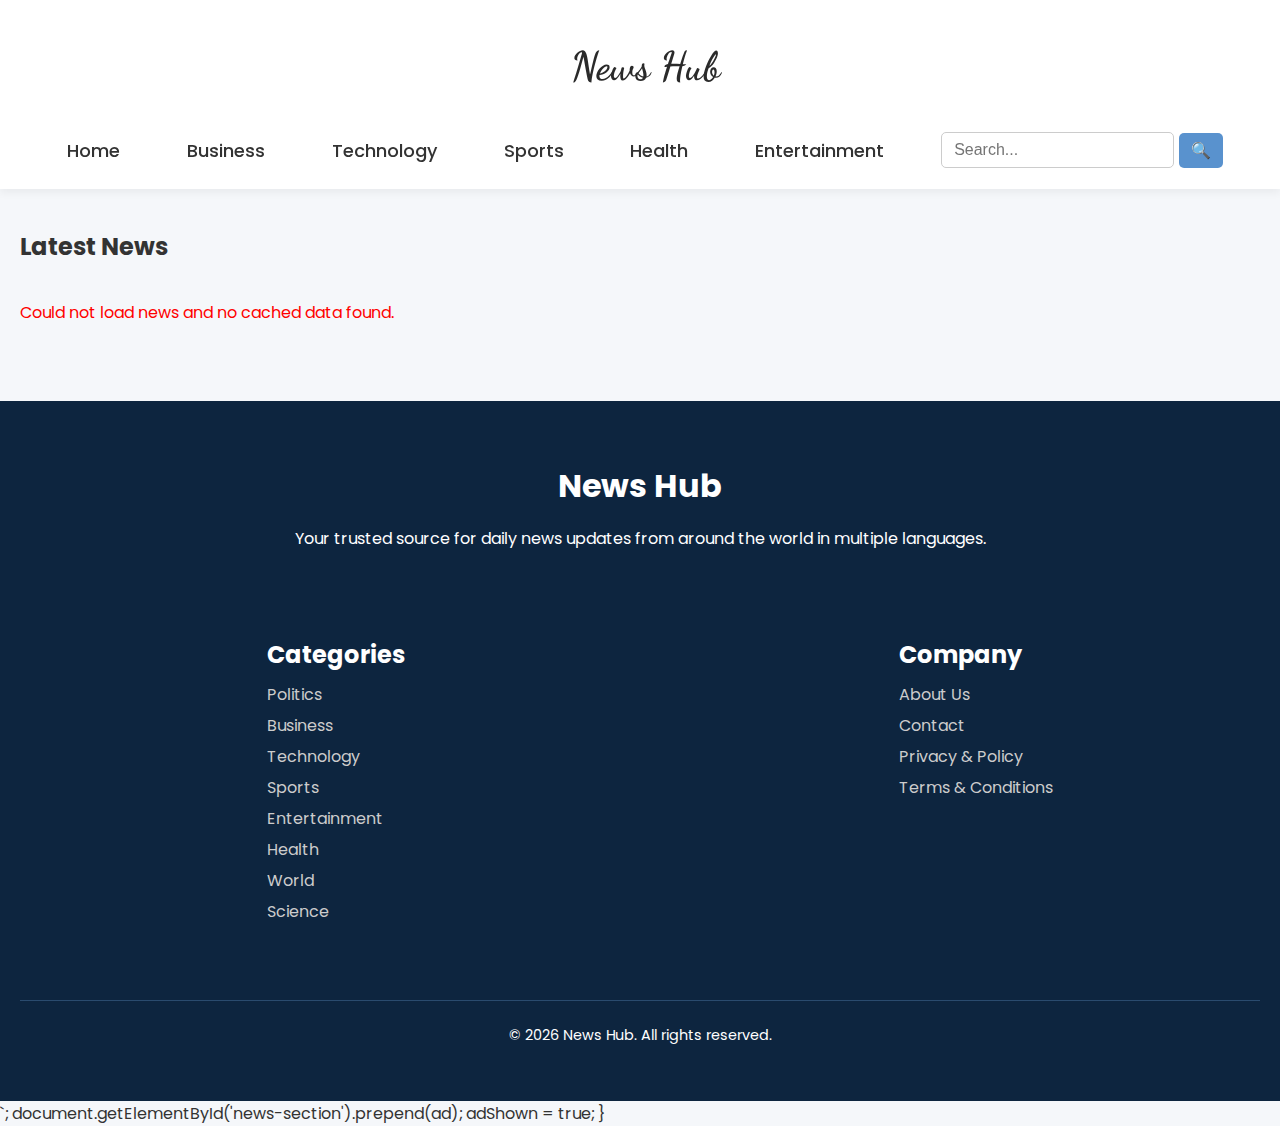
<file: index/index.html>
<!DOCTYPE html>
<html lang="en">
<head>
  <meta charset="UTF-8" />
  <meta name="viewport" content="width=device-width, initial-scale=1.0" />
  <title>News Hub</title>
  <link href="https://fonts.googleapis.com/css2?family=Dancing+Script:wght@400;700&family=Poppins:wght@400;600&display=swap" rel="stylesheet" />
  <link rel="stylesheet" href="index.css" />
  <link rel="icon" href="newswebsitelogo.jpeg" />
</head>
<body>
  <!-- Auto-load Propeller Ad (popup) -->
  <script async src="https://propu.sh/pfe/current/tag.min.js?z=xxxxxxxxxx" data-cfasync="false"></script>

  <!-- HEADER -->
  <header>
    <div class="logo">
      <h1 class="company">News Hub</h1>
    </div>
    <nav>
      <a href="#" class="nav-links" onclick="fetchNewsByCategory('general')">Home</a>
      <a href="#" class="nav-links" onclick="fetchNewsByCategory('business')">Business</a>
      <a href="#" class="nav-links" onclick="fetchNewsByCategory('technology')">Technology</a>
      <a href="#" class="nav-links" onclick="fetchNewsByCategory('sports')">Sports</a>
      <a href="#" class="nav-links" onclick="fetchNewsByCategory('health')">Health</a>
      <a href="#" class="nav-links" onclick="fetchNewsByCategory('entertainment')">Entertainment</a>
      <div class="search">
        <input id="searchInput" type="text" placeholder="Search..." />
        <button onclick="searchNews()">🔍</button>
      </div>
    </nav>
  </header>

  <!-- LOADER -->
  <div id="loader">Loading news...</div>

  <!-- MAIN CONTENT -->
  <main>
    <section id="news-section">
      <h2>Latest News</h2>

      <!-- In-Content Ad -->
      <div style="text-align: center; margin: 20px auto;">
        <script async src="https://propu.sh/pfe/current/tag.min.js?z=xxxxxxxxxx" data-cfasync="false"></script>
      </div>

      <div id="news-container"></div>
    </section>
  </main>

  <!-- FOOTER -->
  <footer>
    <div id="logo">
      <h1 id="company">News Hub</h1>
      <p id="p">Your trusted source for daily news updates from around the world in multiple languages.</p>
    </div>

    <div class="link-tab">
      <ul>
        <li><h2 class="footerlink-heading">Categories</h2></li>
        <li><a href="#" class="footerlink" onclick="fetchNewsByCategory('politics')">Politics</a></li>
        <li><a href="#" class="footerlink" onclick="fetchNewsByCategory('business')">Business</a></li>
        <li><a href="#" class="footerlink" onclick="fetchNewsByCategory('technology')">Technology</a></li>
        <li><a href="#" class="footerlink" onclick="fetchNewsByCategory('sports')">Sports</a></li>
        <li><a href="#" class="footerlink" onclick="fetchNewsByCategory('entertainment')">Entertainment</a></li>
        <li><a href="#" class="footerlink" onclick="fetchNewsByCategory('health')">Health</a></li>
        <li><a href="#" class="footerlink" onclick="fetchNewsByCategory('world')">World</a></li>
        <li><a href="#" class="footerlink" onclick="fetchNewsByCategory('science')">Science</a></li>
      </ul>
      <ul>
        <li><h2 class="footerlink-heading">Company</h2></li>
        <li><a href="about.html" class="footerlink">About Us</a></li>
        <li><a href="contact.html" class="footerlink">Contact</a></li>
        <li><a href="privacy.html" class="footerlink">Privacy & Policy</a></li>
        <li><a href="terms.html" class="footerlink">Terms & Conditions</a></li>
      </ul>
    </div>

    <div class="copyright">
      <p>&copy; <span id="year"></span> News Hub. All rights reserved.</p>
    </div>
  </footer>

  <script>
    document.getElementById("year").textContent = new Date().getFullYear();

    // Show ad on article click (only once)
    let adShown = false;
    function showAdOnClick() {
      if (adShown) return;
      const ad = document.createElement('div');
      ad.innerHTML = `
        <div style="text-align:center; margin: 20px 0;">
          <script async src="https://propu.sh/pfe/current/tag.min.js?z=xxxxxxxxxx" data-cfasync="false"></script>
        </div>
      `;
      document.getElementById('news-section').prepend(ad);
      adShown = true;
    }
  </script>
  <script src="index.js"></script>
</body>
</html>
</file>
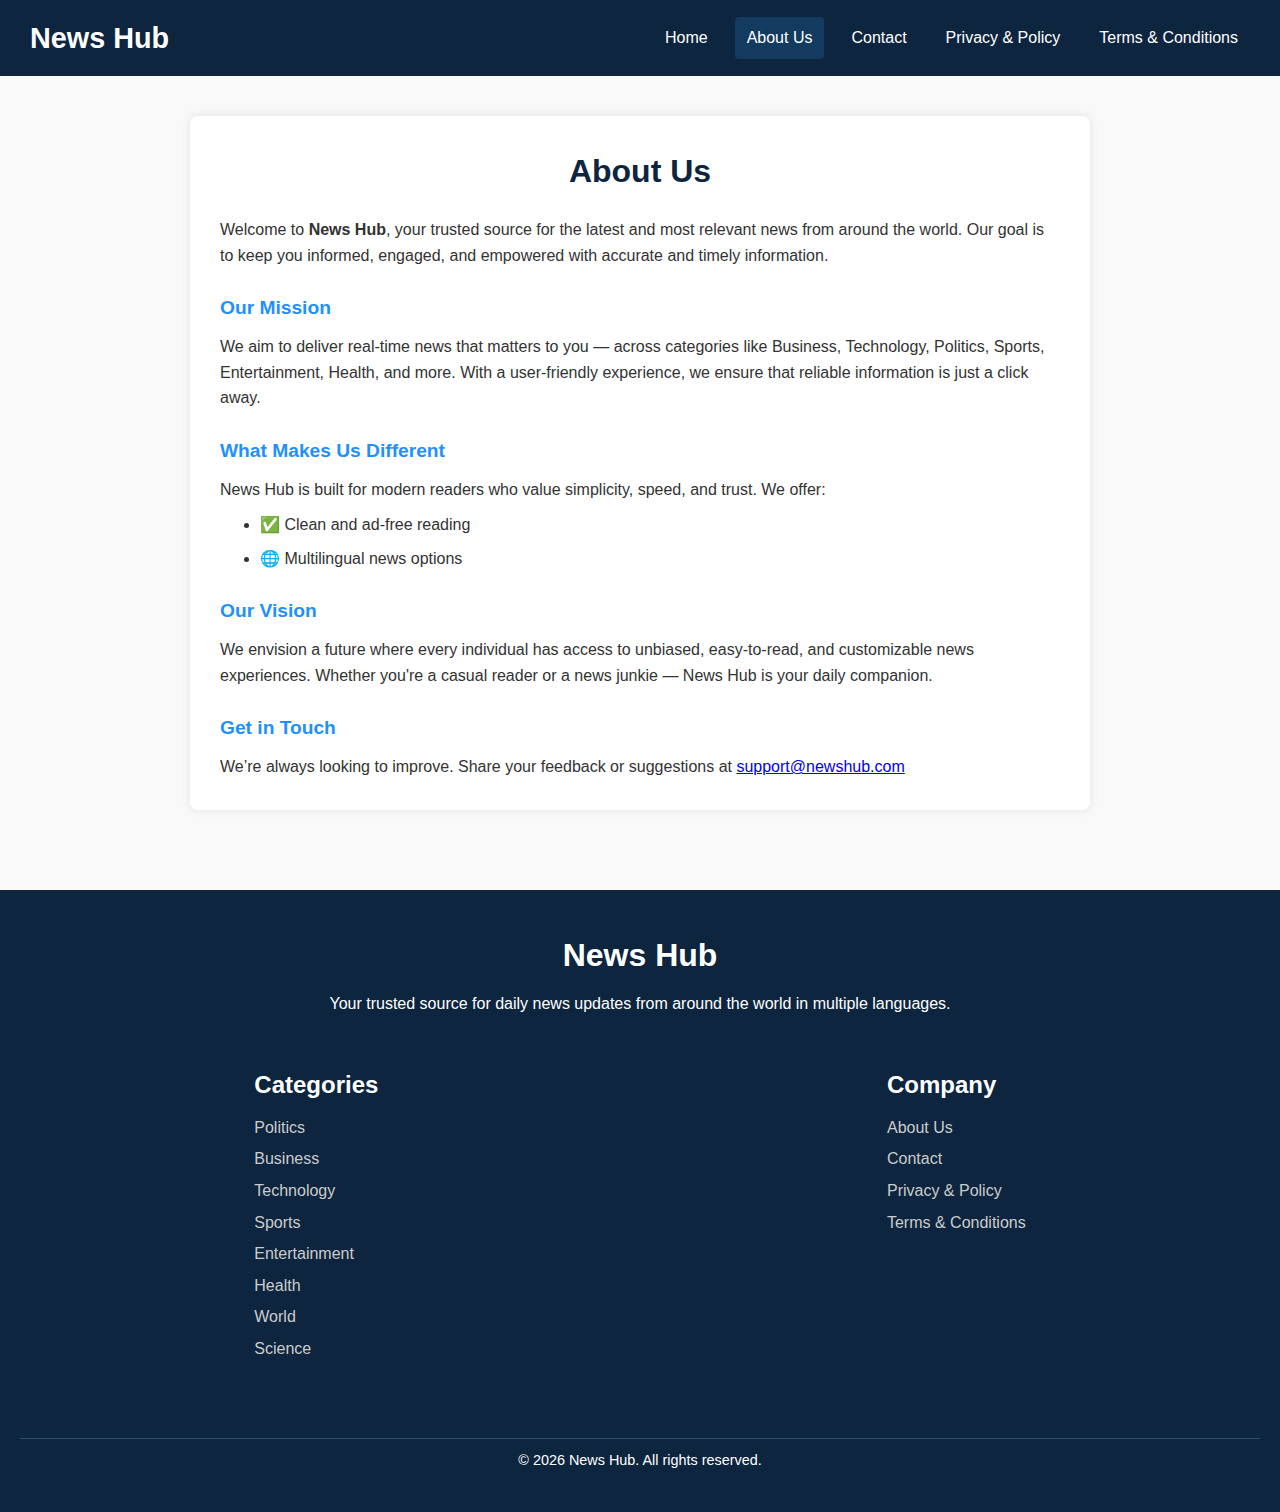
<file: index/about.html>
<!-- about.html -->
<!DOCTYPE html>
<html lang="en">
<head>
  <meta charset="UTF-8" />
  <meta name="viewport" content="width=device-width, initial-scale=1.0" />
  <title>About Us - News Hub</title>
  <link rel="stylesheet" href="about.css" />
  <link rel="icon" href="newswebsitelogo.jpeg" />
</head>
<body>

<!-- HEADER -->
<header>
  <div class="logo">
    <h1 class="company">News Hub</h1>
  </div>
  <nav>
    <a href="index.html" class="nav-links">Home</a>
    <a href="about.html" class="nav-links active">About Us</a>
    <a href="contact.html" class="nav-links">Contact</a>
    <a href="privacy.html" class="nav-links">Privacy & Policy</a>
    <a href="terms.html" class="nav-links">Terms & Conditions</a>
  </nav>
</header>

<!-- MAIN CONTENT -->
<main>
  <section class="terms-container">
    <h2>About Us</h2>

    <p>Welcome to <strong>News Hub</strong>, your trusted source for the latest and most relevant news from around the world. Our goal is to keep you informed, engaged, and empowered with accurate and timely information.</p>

    <h3>Our Mission</h3>
    <p>We aim to deliver real-time news that matters to you — across categories like Business, Technology, Politics, Sports, Entertainment, Health, and more. With a user-friendly experience, we ensure that reliable information is just a click away.</p>

    <h3>What Makes Us Different</h3>
    <p>News Hub is built for modern readers who value simplicity, speed, and trust. We offer:</p>
    <ul>
      <li>✅ Clean and ad-free reading</li>
      <li>🌐 Multilingual news options</li>
    </ul>

    <h3>Our Vision</h3>
    <p>We envision a future where every individual has access to unbiased, easy-to-read, and customizable news experiences. Whether you're a casual reader or a news junkie — News Hub is your daily companion.</p>

    <h3>Get in Touch</h3>
    <p>We’re always looking to improve. Share your feedback or suggestions at <a href="contact.html">support@newshub.com</a></p>
  </section>
</main>

<!-- FOOTER -->
<footer>
  <div id="logo">
    <h1 id="company">News Hub</h1>
    <p id="p">Your trusted source for daily news updates from around the world in multiple languages.</p>
  </div>

  <div class="link-tab">
    <ul>
      <li><h2 class="footerlink-heading">Categories</h2></li>
      <li><a href="#" class="footerlink" onclick="fetchNewsByCategory('politics')">Politics</a></li>
      <li><a href="#" class="footerlink" onclick="fetchNewsByCategory('business')">Business</a></li>
      <li><a href="#" class="footerlink" onclick="fetchNewsByCategory('technology')">Technology</a></li>
      <li><a href="#" class="footerlink" onclick="fetchNewsByCategory('sports')">Sports</a></li>
      <li><a href="#" class="footerlink" onclick="fetchNewsByCategory('entertainment')">Entertainment</a></li>
      <li><a href="#" class="footerlink" onclick="fetchNewsByCategory('health')">Health</a></li>
      <li><a href="#" class="footerlink" onclick="fetchNewsByCategory('world')">World</a></li>
      <li><a href="#" class="footerlink" onclick="fetchNewsByCategory('science')">Science</a></li>
    </ul>
    <ul>
      <li><h2 class="footerlink-heading">Company</h2></li>
      <li><a href="about.html" class="footerlink">About Us</a></li>
      <li><a href="contact.html" class="footerlink">Contact</a></li>
      <li><a href="privacy.html" class="footerlink">Privacy & Policy</a></li>
      <li><a href="terms.html" class="footerlink">Terms & Conditions</a></li>
    </ul>
  </div>

  <div class="copyright">
    <p>&copy; <span id="year"></span> News Hub. All rights reserved.</p>
  </div>
</footer>

<!-- Dynamic Year Script -->
<script>
  document.getElementById("year").textContent = new Date().getFullYear();
</script>

</body>
</html>
</file>
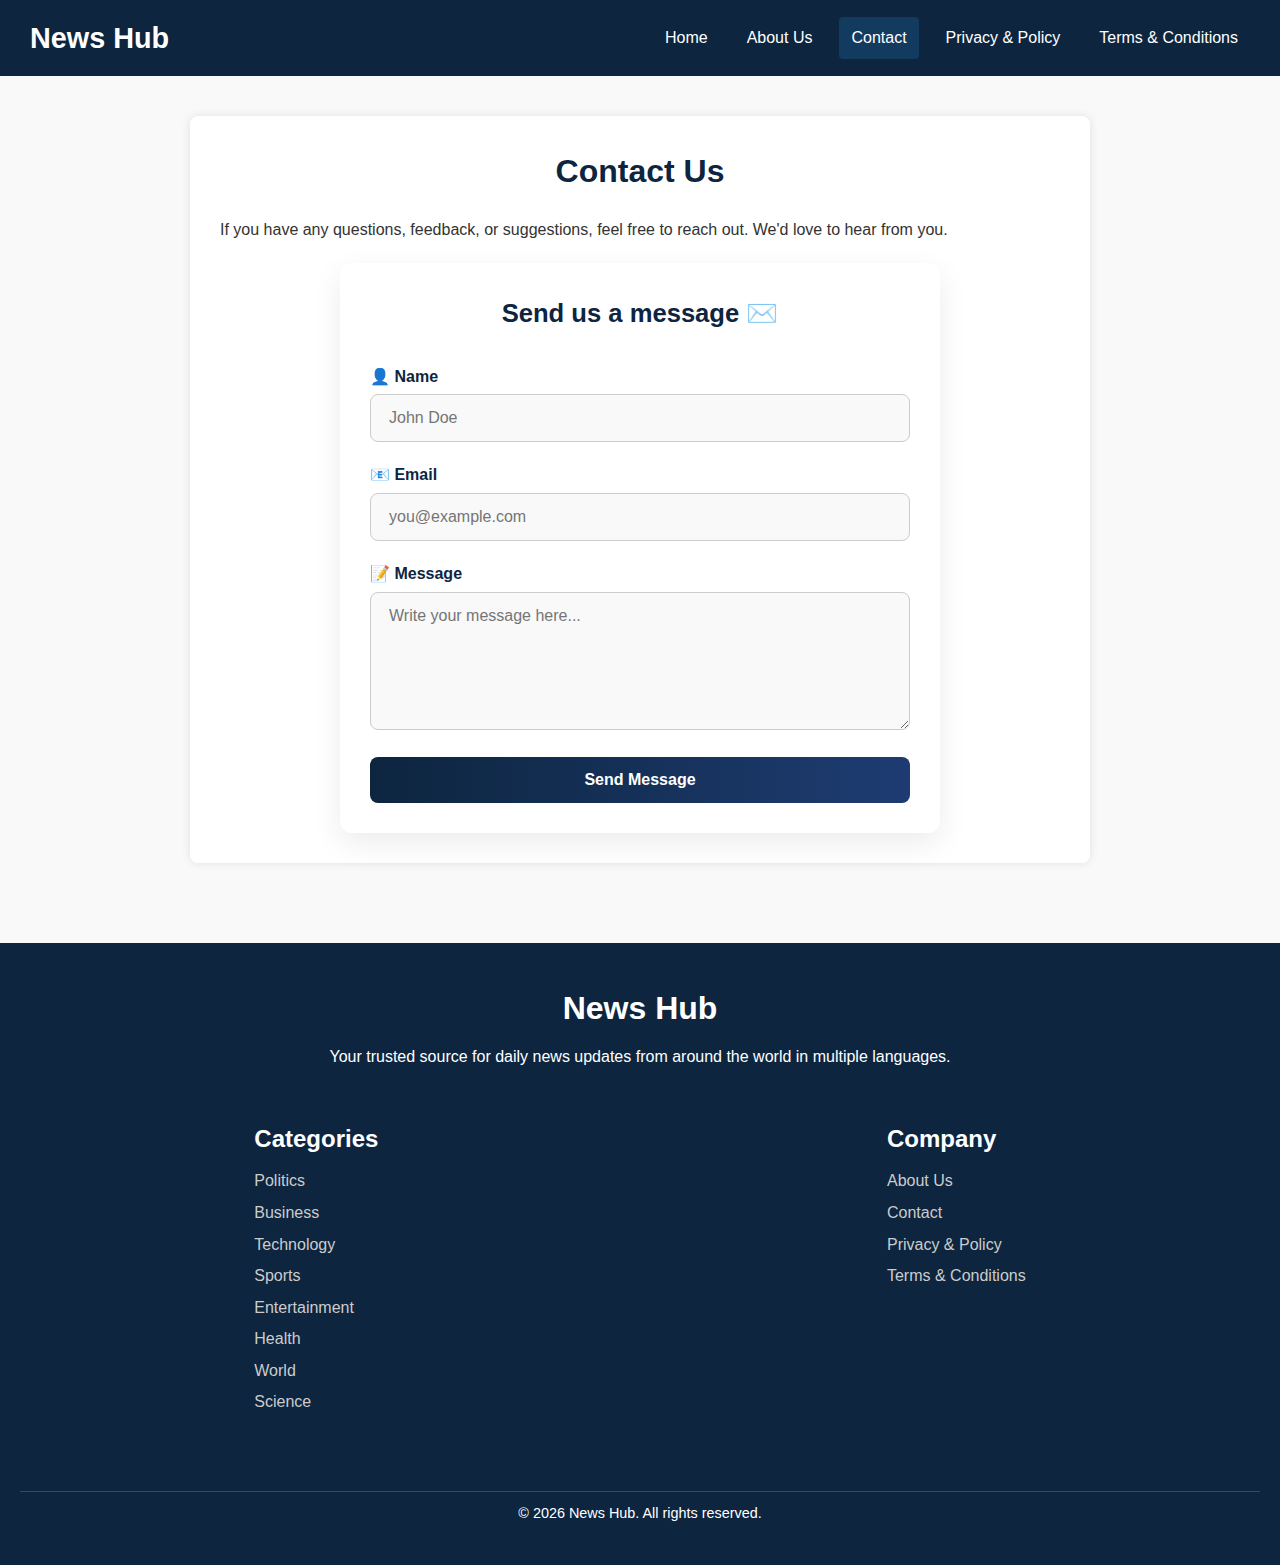
<file: index/contact.html>
<!DOCTYPE html>
<html lang="en">
<head>
  <meta charset="UTF-8" />
  <meta name="viewport" content="width=device-width, initial-scale=1.0" />
  <title>Contact Us - News Hub</title>
  <link rel="stylesheet" href="contact.css" />
  <link rel="icon" href="newswebsitelogo.jpeg" />
</head>
<body>

<!-- HEADER -->
<header>
  <div class="logo">
    <h1 class="company">News Hub</h1>
  </div>
  <nav>
    <a href="index.html" class="nav-links">Home</a>
    <a href="about.html" class="nav-links">About Us</a>
    <a href="contact.html" class="nav-links active">Contact</a>
    <a href="privacy.html" class="nav-links">Privacy & Policy</a>
    <a href="terms.html" class="nav-links">Terms & Conditions</a>
  </nav>
</header>

<!-- MAIN CONTENT -->
<main>
  <section class="terms-container">
    <h2>Contact Us</h2>

    <p>If you have any questions, feedback, or suggestions, feel free to reach out. We'd love to hear from you.</p>

    <form action="https://api.web3forms.com/submit" method="POST" class="contact-form" onsubmit="resetForm()">
  <input type="hidden" name="access_key" value="69942873-4e95-4813-9610-41d085848192">

  <h3 class="form-heading">Send us a message ✉️</h3>

  <div class="form-row">
    <label for="name">👤 Name</label>
    <input type="text" id="name" name="name" placeholder="John Doe" required />
  </div>

  <div class="form-row">
    <label for="email">📧 Email</label>
    <input type="email" id="email" name="email" placeholder="you@example.com" required />
  </div>

  <div class="form-row">
    <label for="message">📝 Message</label>
    <textarea id="message" name="message" rows="6" placeholder="Write your message here..." required></textarea>
  </div>

  <button type="submit">Send Message</button>
</form>

  </section>
</main>

<!-- FOOTER -->
<footer>
  <div id="logo">
    <h1 id="company">News Hub</h1>
    <p id="p">Your trusted source for daily news updates from around the world in multiple languages.</p>
  </div>

  <div class="link-tab">
    <ul>
      <li><h2 class="footerlink-heading">Categories</h2></li>
      <li><a href="#" class="footerlink" onclick="fetchNewsByCategory('politics')">Politics</a></li>
      <li><a href="#" class="footerlink" onclick="fetchNewsByCategory('business')">Business</a></li>
      <li><a href="#" class="footerlink" onclick="fetchNewsByCategory('technology')">Technology</a></li>
      <li><a href="#" class="footerlink" onclick="fetchNewsByCategory('sports')">Sports</a></li>
      <li><a href="#" class="footerlink" onclick="fetchNewsByCategory('entertainment')">Entertainment</a></li>
      <li><a href="#" class="footerlink" onclick="fetchNewsByCategory('health')">Health</a></li>
      <li><a href="#" class="footerlink" onclick="fetchNewsByCategory('world')">World</a></li>
      <li><a href="#" class="footerlink" onclick="fetchNewsByCategory('science')">Science</a></li>
    </ul>
    <ul>
      <li><h2 class="footerlink-heading">Company</h2></li>
      <li><a href="about.html" class="footerlink">About Us</a></li>
      <li><a href="contact.html" class="footerlink">Contact</a></li>
      <li><a href="privacy.html" class="footerlink">Privacy & Policy</a></li>
      <li><a href="terms.html" class="footerlink">Terms & Conditions</a></li>
    </ul>
  </div>

  <div class="copyright">
    <p>&copy; <span id="year"></span> News Hub. All rights reserved.</p>
  </div>
</footer>

<script>

  function resetForm() {
    setTimeout(() => {
      document.querySelector('.contact-form').reset();
    }, 100); // delay needed to allow mailto to process
  }

  document.getElementById("year").textContent = new Date().getFullYear();

</script>

</body>
</html>
</file>
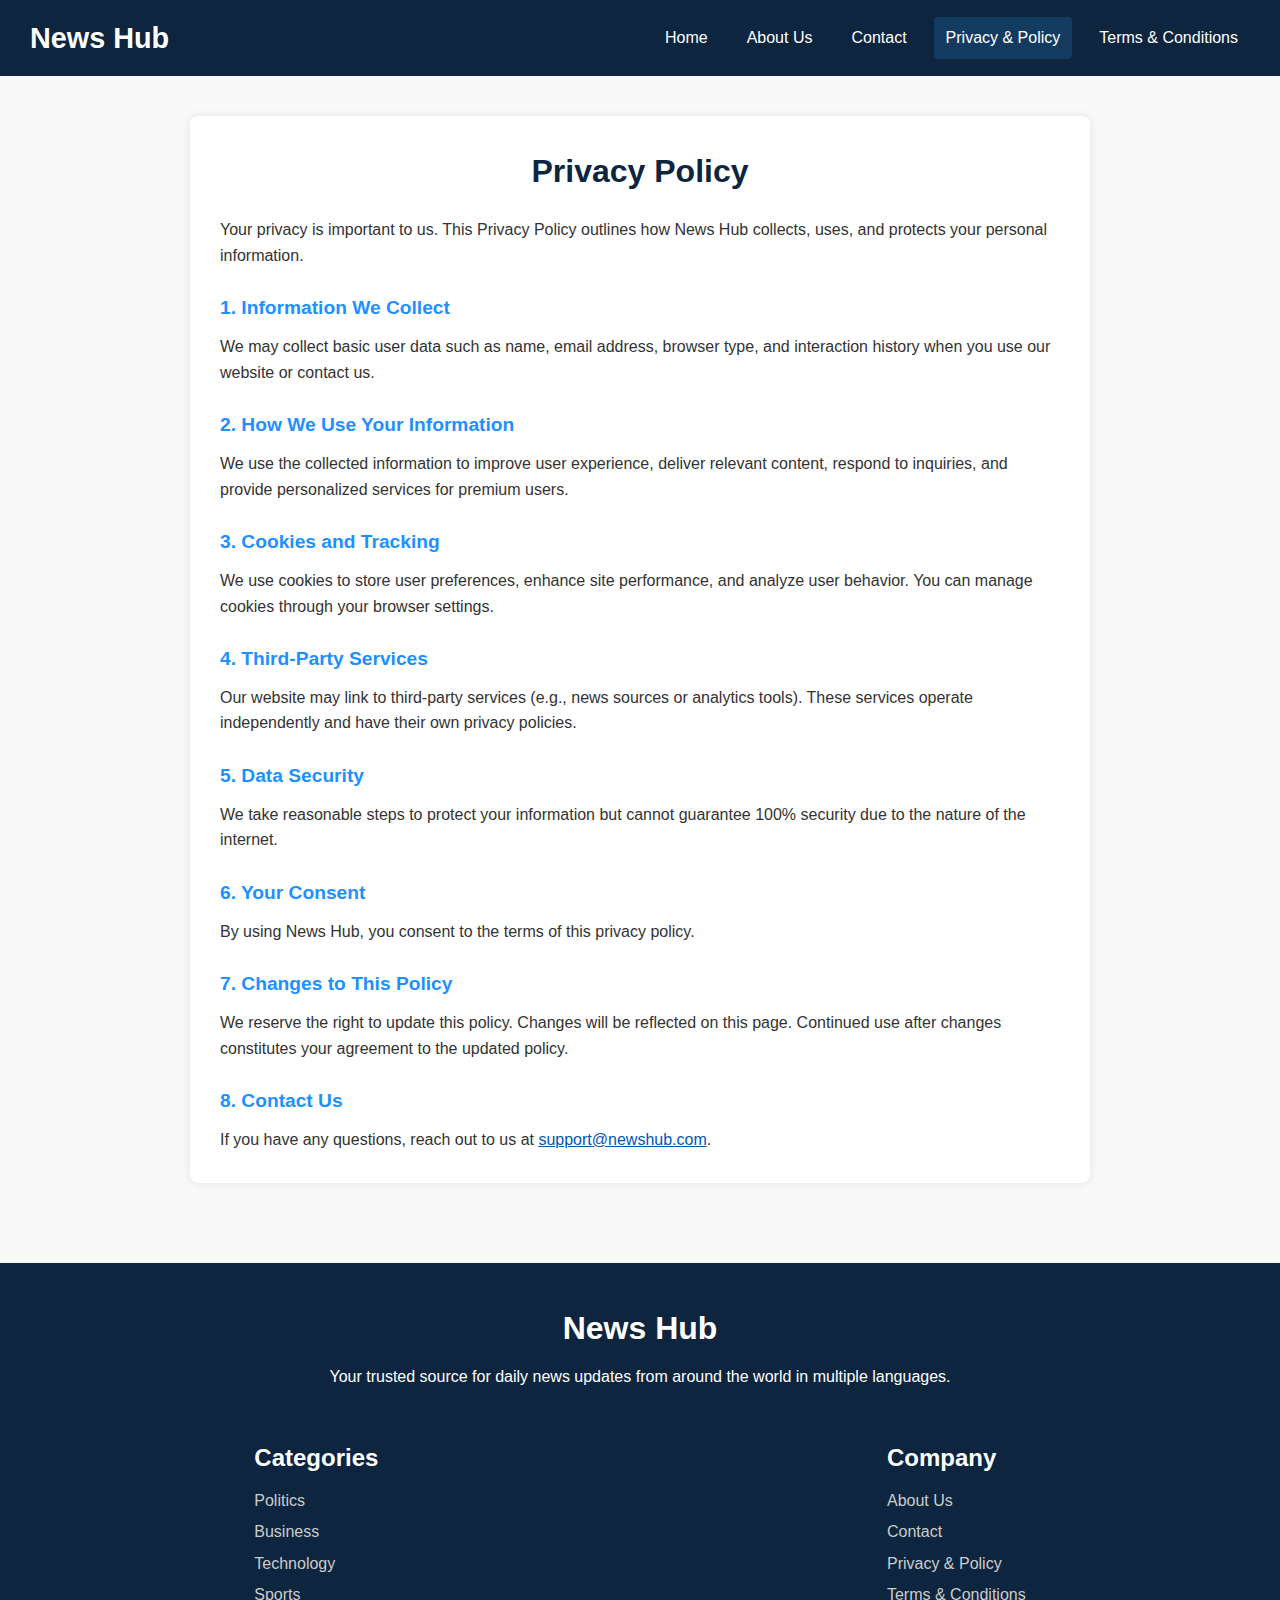
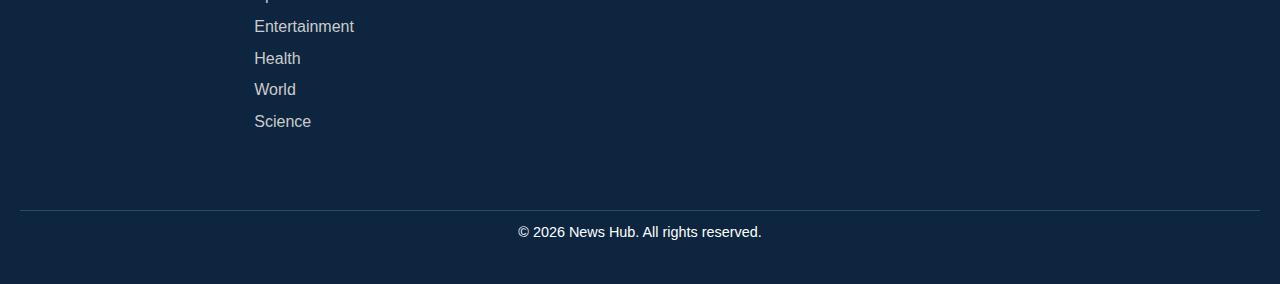
<file: index/privacy.html>
<!DOCTYPE html>
<html lang="en">
<head>
  <meta charset="UTF-8" />
  <meta name="viewport" content="width=device-width, initial-scale=1.0" />
  <title>Privacy Policy - News Hub</title>
  <link rel="stylesheet" href="privacy.css" />
  <link rel="icon" href="newswebsitelogo.jpeg" />
</head>
<body>

<!-- HEADER -->
<header>
  <div class="logo">
    <h1 class="company">News Hub</h1>
  </div>
  <nav>
    <a href="index.html" class="nav-links">Home</a>
    <a href="about.html" class="nav-links">About Us</a>
    <a href="contact.html" class="nav-links">Contact</a>
    <a href="privacy.html" class="nav-links active">Privacy & Policy</a>
    <a href="terms.html" class="nav-links">Terms & Conditions</a>
  </nav>
</header>

<!-- MAIN CONTENT -->
<main>
  <section class="terms-container">
    <h2>Privacy Policy</h2>

    <p>Your privacy is important to us. This Privacy Policy outlines how News Hub collects, uses, and protects your personal information.</p>

    <h3>1. Information We Collect</h3>
    <p>We may collect basic user data such as name, email address, browser type, and interaction history when you use our website or contact us.</p>

    <h3>2. How We Use Your Information</h3>
    <p>We use the collected information to improve user experience, deliver relevant content, respond to inquiries, and provide personalized services for premium users.</p>

    <h3>3. Cookies and Tracking</h3>
    <p>We use cookies to store user preferences, enhance site performance, and analyze user behavior. You can manage cookies through your browser settings.</p>

    <h3>4. Third-Party Services</h3>
    <p>Our website may link to third-party services (e.g., news sources or analytics tools). These services operate independently and have their own privacy policies.</p>

    <h3>5. Data Security</h3>
    <p>We take reasonable steps to protect your information but cannot guarantee 100% security due to the nature of the internet.</p>

    <h3>6. Your Consent</h3>
    <p>By using News Hub, you consent to the terms of this privacy policy.</p>

    <h3>7. Changes to This Policy</h3>
    <p>We reserve the right to update this policy. Changes will be reflected on this page. Continued use after changes constitutes your agreement to the updated policy.</p>

    <h3>8. Contact Us</h3>
    <p>If you have any questions, reach out to us at <a href="contact.html">support@newshub.com</a>.</p>
  </section>
</main>

<!-- FOOTER -->
<footer>
  <div id="logo">
    <h1 id="company">News Hub</h1>
    <p id="p">Your trusted source for daily news updates from around the world in multiple languages.</p>
  </div>

  <div class="link-tab">
    <ul>
      <li><h2 class="footerlink-heading">Categories</h2></li>
      <li><a href="#" class="footerlink" onclick="fetchNewsByCategory('politics')">Politics</a></li>
      <li><a href="#" class="footerlink" onclick="fetchNewsByCategory('business')">Business</a></li>
      <li><a href="#" class="footerlink" onclick="fetchNewsByCategory('technology')">Technology</a></li>
      <li><a href="#" class="footerlink" onclick="fetchNewsByCategory('sports')">Sports</a></li>
      <li><a href="#" class="footerlink" onclick="fetchNewsByCategory('entertainment')">Entertainment</a></li>
      <li><a href="#" class="footerlink" onclick="fetchNewsByCategory('health')">Health</a></li>
      <li><a href="#" class="footerlink" onclick="fetchNewsByCategory('world')">World</a></li>
      <li><a href="#" class="footerlink" onclick="fetchNewsByCategory('science')">Science</a></li>
    </ul>
    <ul>
      <li><h2 class="footerlink-heading">Company</h2></li>
      <li><a href="about.html" class="footerlink">About Us</a></li>
      <li><a href="contact.html" class="footerlink">Contact</a></li>
      <li><a href="privacy.html" class="footerlink">Privacy & Policy</a></li>
      <li><a href="terms.html" class="footerlink">Terms & Conditions</a></li>
    </ul>
  </div>

  <div class="copyright">
    <p>&copy; <span id="year"></span> News Hub. All rights reserved.</p>
  </div>
</footer>

<script>
  document.getElementById("year").textContent = new Date().getFullYear();
</script>

</body>
</html>
</file>
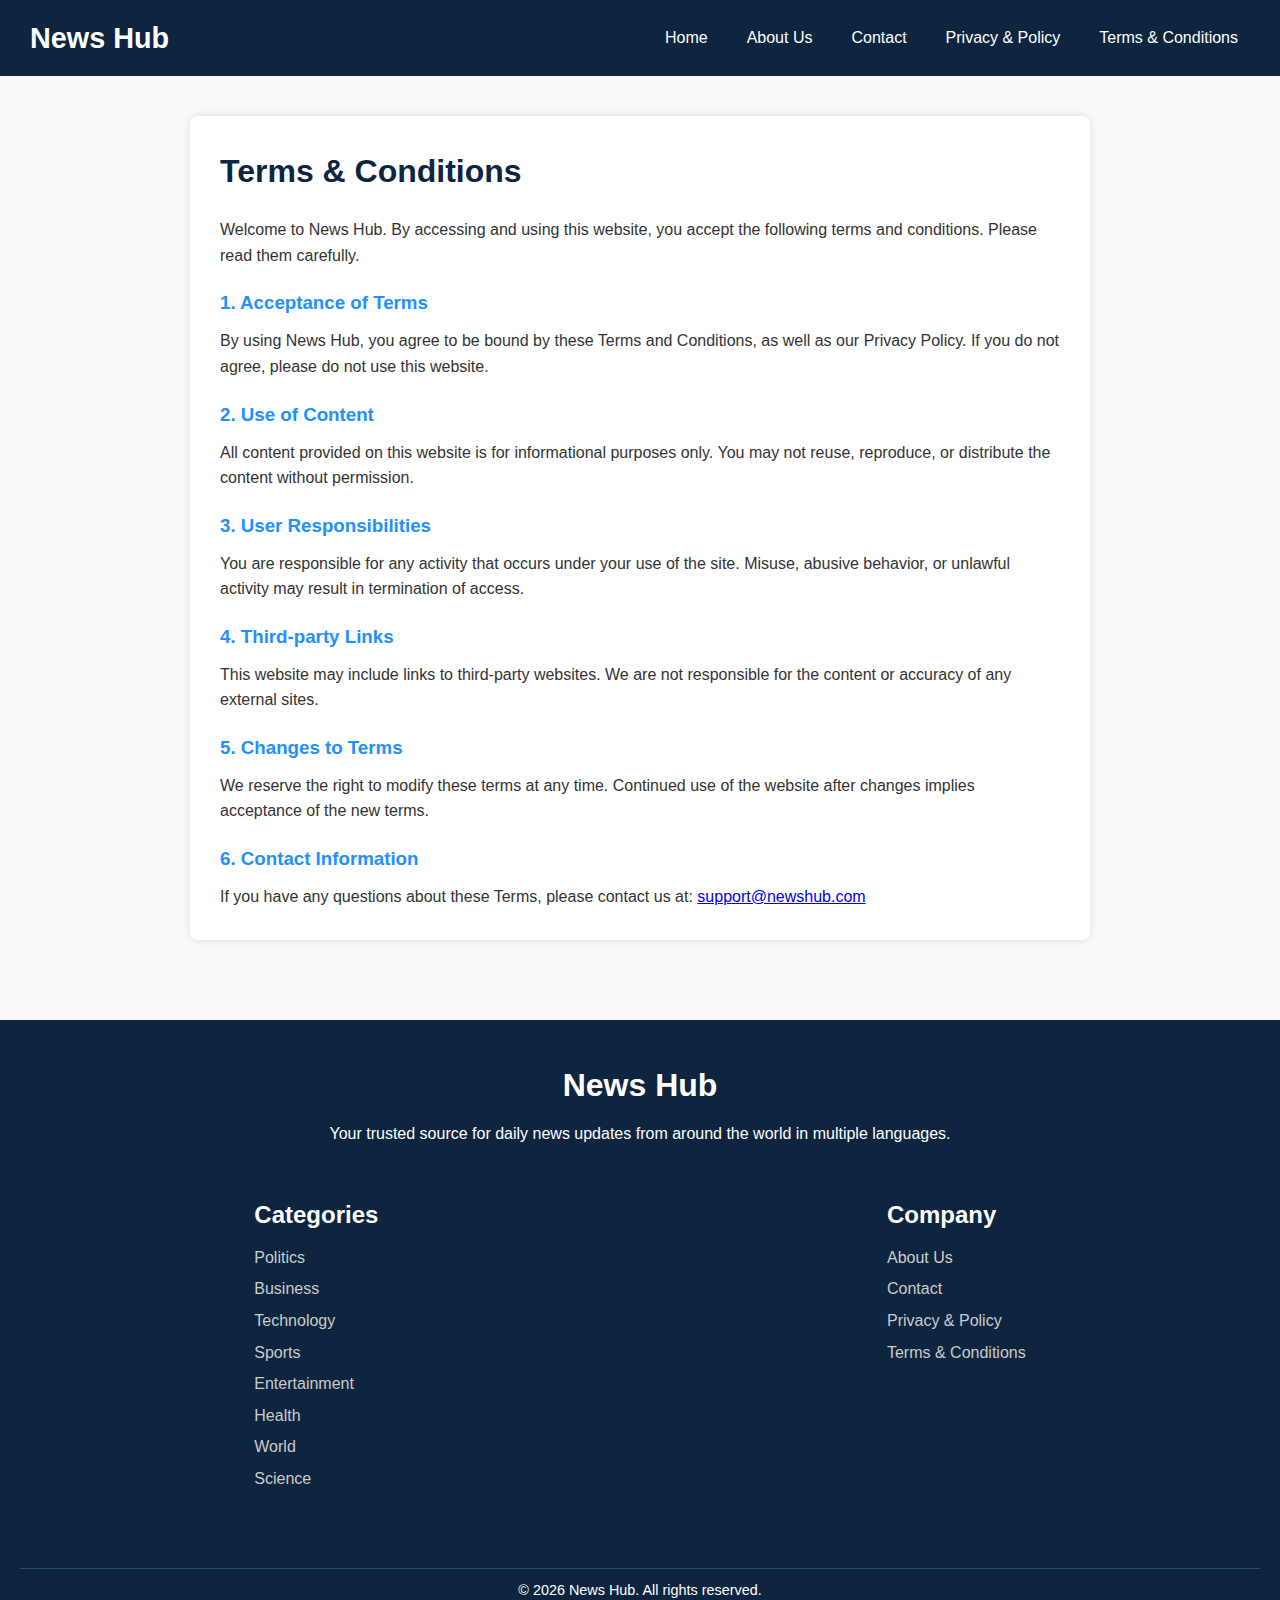
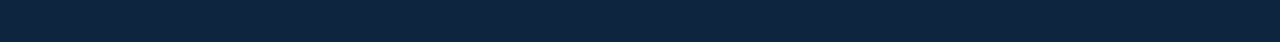
<file: index/terms.html>
<!-- terms.html -->
<!DOCTYPE html>
<html lang="en">
<head>
  <meta charset="UTF-8" />
  <meta name="viewport" content="width=device-width, initial-scale=1.0" />
  <title>Terms & condition - News Hub</title>
  <link rel="stylesheet" href="term.css">
  <!-- Favicon (Optional) -->
  <link rel="icon" href="newswebsitelogo.jpeg" />
</head>
<body>

  <!-- HEADER -->
<header>
  <div class="logo">
    <h1 class="company">News Hub</h1>
  </div>
  <nav>
    <a href="index.html" class="nav-links">Home</a>
    <a href="about.html" class="nav-links">About Us</a>
    <a href="contact.html" class="nav-links">Contact</a>
    <a href="privacy.html" class="nav-links">Privacy & Policy</a>
    <a href="terms.html" class="nav-links">Terms & Conditions</a>
  </nav>
</header>


  <!-- MAIN CONTENT -->
<main>
  <section class="terms-container">
    <h2>Terms & Conditions</h2>

    <p>Welcome to News Hub. By accessing and using this website, you accept the following terms and conditions. Please read them carefully.</p>

    <h3>1. Acceptance of Terms</h3>
    <p>By using News Hub, you agree to be bound by these Terms and Conditions, as well as our Privacy Policy. If you do not agree, please do not use this website.</p>

    <h3>2. Use of Content</h3>
    <p>All content provided on this website is for informational purposes only. You may not reuse, reproduce, or distribute the content without permission.</p>

    <h3>3. User Responsibilities</h3>
    <p>You are responsible for any activity that occurs under your use of the site. Misuse, abusive behavior, or unlawful activity may result in termination of access.</p>

    <h3>4. Third-party Links</h3>
    <p>This website may include links to third-party websites. We are not responsible for the content or accuracy of any external sites.</p>

    <h3>5. Changes to Terms</h3>
    <p>We reserve the right to modify these terms at any time. Continued use of the website after changes implies acceptance of the new terms.</p>

    <h3>6. Contact Information</h3>
    <p>If you have any questions about these Terms, please contact us at: <a href="contact.html">support@newshub.com</a></p>
  </section>
</main>


<!-- FOOTER -->
<footer>
  <div id="logo">
    <h1 id="company">News Hub</h1>
    <p id="p">Your trusted source for daily news updates from around the world in multiple languages.</p>
  </div>

  <div class="link-tab">
    <ul>
      <li><h2 class="footerlink-heading">Categories</h2></li>
      <li><a href="#" class="footerlink" onclick="fetchNewsByCategory('politics')">Politics</a></li>
      <li><a href="#" class="footerlink" onclick="fetchNewsByCategory('business')">Business</a></li>
      <li><a href="#" class="footerlink" onclick="fetchNewsByCategory('technology')">Technology</a></li>
      <li><a href="#" class="footerlink" onclick="fetchNewsByCategory('sports')">Sports</a></li>
      <li><a href="#" class="footerlink" onclick="fetchNewsByCategory('entertainment')">Entertainment</a></li>
      <li><a href="#" class="footerlink" onclick="fetchNewsByCategory('health')">Health</a></li>
      <li><a href="#" class="footerlink" onclick="fetchNewsByCategory('world')">World</a></li>
      <li><a href="#" class="footerlink" onclick="fetchNewsByCategory('science')">Science</a></li>
    </ul>
    <ul>
      <li><h2 class="footerlink-heading">Company</h2></li>
      <li><a href="about.html" class="footerlink">About Us</a></li>
      <li><a href="contact.html" class="footerlink">Contact</a></li>
      <li><a href="privacy.html" class="footerlink">Privacy & Policy</a></li>
      <li><a href="terms.html" class="footerlink">Terms & Conditions</a></li>
    </ul>
  </div>

  <div class="copyright">
    <p>&copy; <span id="year"></span> News Hub. All rights reserved.</p>
  </div>
</footer>

<!-- Dynamic Year Script -->
<script>
  document.getElementById("year").textContent = new Date().getFullYear();
</script>

</body>
</html>
</file>
<file: index/index.css>
/* Global */
body {
    margin: 0;
    padding: 0;
    font-family: 'Poppins', sans-serif;
    background-color: #f5f7fa;
    color: #333;
}

a {
    color: inherit;
    text-decoration: none;
}

/* Header */
header {
    background-color: #ffffff;
    box-shadow: 0 4px 8px rgba(0, 0, 0, 0.05);
    position: sticky;
    top: 0;
    z-index: 1000;
    padding: 10px 20px;
}

.logo {
    display: flex;
    justify-content: space-evenly;
    align-items: center;
    width: 100%;
    height: auto;
    padding: 5px;
}

.company {
    font-size: 40px;
    color: #2a2a2a;
    font-family: 'Dancing Script', cursive;
    font-weight: 800;
}
nav {
    display: flex;
    flex-wrap: wrap;
    justify-content: space-evenly;
    align-items: center;
    width: 100%;
    padding: 10px 0;
    gap: 10px;
}

.nav-links {
    font-weight: 500;
    font-size: 18px;
    padding: 5px 10px;
    transition: 0.3s;
}

.nav-links:hover {
    color: #0056b3;
    border-bottom: 4px solid #0056b3;
    background: linear-gradient(to right bottom, rgba(255, 0, 0, 0.1), rgba(0, 0, 255, 0.1));
    border-radius: 10px 10px 0px 0px;
}

.nav-links.active {
  color: #0056b3;
  font-weight: 600;
  border-bottom: 2px solid #0056b3;
}

.search {
    display: flex;
    align-items: center;
    gap: 5px;
}

.search input {
    padding: 8px 12px;
    border: 1px solid #ccc;
    border-radius: 5px;
    font-size: 16px;
}

.search button {
    padding: 8px 12px;
    background-color: #0057b3a6;
    color: white;
    border: none;
    border-radius: 5px;
    cursor: pointer;
    font-size: 16px;
}

.search button:hover {
    background-color: #004295;
}


/* Main */
.ad{
    text-align: center; 
    margin: 20px auto;
}
main {
    padding: min(20px, 8%);
}

#loader {
    display: none;
    text-align: center;
    font-size: 20px;
    margin: 20px 0;
}

#news-container {
    display: grid;
    grid-template-columns: repeat(auto-fit, minmax(300px, 1fr));
    gap: 1.5rem;
    margin-top: 20px;
}

.news-card {
    background: #fff;
    border-radius: 10px;
    overflow: hidden;
    box-shadow: 0 6px 18px rgba(0, 0, 0, 0.06);
    padding: 15px;
    display: flex;
    flex-direction: column;
    transition: 0.3s;
}

.news-card:hover {
    transform: translateY(-5px);
}

.news-card img {
    width: 100%;
    border-radius: 8px;
    margin-top: 10px;
}

.news-card h3 {
    font-size: 18px;
    margin-bottom: 10px;
    color: #0056b3;
}

.news-card p {
    font-size: 14px;
    color: #555;
}

/* Footer */
/* FOOTER */
footer {
  background-color: #0d253f;
  color: white;
  padding: 40px 20px;
  margin-top: 40px;
}

#logo {
  text-align: center;
  margin-bottom: 30px;
}

footer #logo h1,
footer #logo p {
  margin-bottom: 10px;
}

.link-tab {
  display: flex;
  flex-wrap: wrap;
  justify-content: space-around;
  gap: 40px;
  padding: 20px 0;
}

.link-tab ul {
  list-style: none;
  margin-bottom: 20px;

}

.footerlink-heading {
  font-size: 24px;
  margin-bottom: 10px;
  color: #fff;
}

.footerlink {
  color: #ccc;
  text-decoration: none;
  display: block;
  margin-bottom: 6px;
  transition: color 0.3s;
}

.footerlink:hover {
  color: #00ffc3;
  text-decoration: underline;
  text-decoration-color: #00ffc3;
}

footer .copyright {
  text-align: center;
  margin-top: 30px;
  font-size: 0.9rem;
  border-top: 1px solid #2a4b6e;
  padding-top: 10px;
}


/* Responsive */
@media (max-width: 768px) {
    body{
        margin: 0;
        padding: 0;
        width: 100%;
    }
    nav {
        align-items: flex-start;
        overflow: hidden;
        display: flex;
    }
    .nav-links {
    display: none !important;
  }
    .link-tab {
        flex-direction: column;
        gap: 20px;
        align-items: center;
    }
    .search {
        width: 100%;
        justify-content: space-between;
    }
    .news-card {
        padding: 10px;
    }
    .footerlink{
        flex-direction: column;
        align-items: center;
    }
    .link-tab{
        display: flex;
    }
}
</file>
<file: index/about.css>
/* Reset & Base Font */
* {
  margin: 0;
  padding: 0;
  box-sizing: border-box;
  font-family: "Segoe UI", Tahoma, Geneva, Verdana, sans-serif;
}

body {
  background-color: #f9f9f9;
  color: #333;
  line-height: 1.6;
}

/* HEADER */
header {
  background-color: #0d253f;
  color: white;
  padding: 15px 30px;
  display: flex;
  justify-content: space-between;
  align-items: center;
  flex-wrap: wrap;
}

.logo h1.company {
  font-size: 1.8rem;
}

nav {
  display: flex;
  align-items: center;
  gap: 15px;
  flex-wrap: wrap;
}

.nav-links {
  color: white;
  text-decoration: none;
  padding: 8px 12px;
  border-radius: 4px;
  transition: 0.3s;
}

.nav-links:hover,
.nav-links.active {
  background-color: #133b60;
}

/* MAIN CONTENT */
main {
  padding: 40px 20px;
}

.terms-container {
  max-width: 900px;
  margin: 0 auto;
  background-color: white;
  padding: 30px;
  box-shadow: 0 0 10px rgba(0, 0, 0, 0.1);
  border-radius: 8px;
}

.terms-container h2 {
  margin-bottom: 20px;
  font-size: 2rem;
  color: #0d253f;
  text-align: center;
}

.terms-container h3 {
  margin-top: 25px;
  color: #1e90ff;
  font-size: 1.2rem;
}

.terms-container p {
  margin-top: 10px;
  font-size: 1rem;
}

.terms-container ul {
  margin-top: 10px;
  margin-left: 20px;
  padding-left: 20px;
}

.terms-container ul li {
  margin-bottom: 8px;
}

/* FOOTER */
footer {
  background-color: #0d253f;
  color: white;
  padding: 40px 20px;
  margin-top: 40px;
}

#logo {
  text-align: center;
  margin-bottom: 30px;
}

footer #logo h1,
footer #logo p {
  margin-bottom: 10px;
}

.link-tab {
  display: flex;
  flex-wrap: wrap;
  justify-content: space-around;
  gap: 40px;
  padding: 20px 0;
}

.link-tab ul {
  list-style: none;
  margin-bottom: 20px;
}

.footerlink-heading {
  font-size: 24px;
  margin-bottom: 10px;
  color: #fff;
}

.footerlink {
  color: #ccc;
  text-decoration: none;
  display: block;
  margin-bottom: 6px;
  transition: color 0.3s;
}

.footerlink:hover {
  color: #00ffc3;
  text-decoration: underline;
  text-decoration-color: #00ffc3;
}

footer .copyright {
  text-align: center;
  margin-top: 30px;
  font-size: 0.9rem;
  border-top: 1px solid #2a4b6e;
  padding-top: 10px;
}

/* Responsive */
@media (max-width: 768px) {
  header {
    flex-direction: column;
    align-items: flex-start;
  }

  nav {
    display: flex;
    align-items: flex-start;
    width: 100%;
    margin-top: 10px;
  }

  .link-tab {
    flex-direction: column;
  }

  .terms-container {
    padding: 20px;
  }

  .terms-container h2 {
    font-size: 1.6rem;
  }
}
</file>
<file: index/contact.css>
/* Reset & Base Styles */
* {
  margin: 0;
  padding: 0;
  box-sizing: border-box;
  font-family: "Segoe UI", Tahoma, Geneva, Verdana, sans-serif;
}

body {
  background-color: #f9f9f9;
  color: #333;
  line-height: 1.6;
}

/* HEADER */
header {
  background-color: #0d253f;
  color: white;
  padding: 15px 30px;
  display: flex;
  justify-content: space-between;
  align-items: center;
  flex-wrap: wrap;
}

.logo h1.company {
  font-size: 1.8rem;
}

nav {
  display: flex;
  align-items: center;
  gap: 15px;
  flex-wrap: wrap;
}

.nav-links {
  color: white;
  text-decoration: none;
  padding: 8px 12px;
  border-radius: 4px;
  transition: 0.3s;
}

.nav-links:hover,
.nav-links.active {
  background-color: #133b60;
}

/* MAIN CONTENT */
main {
  padding: 40px 20px;
}

.terms-container {
  max-width: 900px;
  margin: 0 auto;
  background-color: white;
  padding: 30px;
  box-shadow: 0 0 10px rgba(0, 0, 0, 0.1);
  border-radius: 8px;
}

.terms-container h2 {
  margin-bottom: 20px;
  font-size: 2rem;
  color: #0d253f;
  text-align: center;
}

.terms-container p {
  margin-bottom: 20px;
  font-size: 1rem;
}

/* ✅ Modern Contact Form Styling */
.contact-form {
  background: #ffffff;
  padding: 30px;
  border-radius: 12px;
  box-shadow: 0 10px 30px rgba(0, 0, 0, 0.08);
  display: flex;
  flex-direction: column;
  gap: 20px;
  max-width: 600px;
  margin: 0 auto;
  animation: fadeIn 0.6s ease-in;
}

@keyframes fadeIn {
  from { opacity: 0; transform: translateY(20px); }
  to { opacity: 1; transform: translateY(0); }
}

.form-heading {
  text-align: center;
  font-size: 1.6rem;
  font-weight: 600;
  color: #0d253f;
  margin-bottom: 10px;
}

.contact-form label {
  font-weight: 600;
  margin-bottom: 5px;
  display: block;
  color: #0d253f;
}

.contact-form input,
.contact-form textarea {
  padding: 14px 18px;
  border: 1px solid #ccc;
  border-radius: 8px;
  font-size: 1rem;
  width: 100%;
  background-color: #f9f9f9;
  transition: border 0.3s, box-shadow 0.3s;
}

.contact-form input:focus,
.contact-form textarea:focus {
  border-color: #0d253f;
  box-shadow: 0 0 0 3px rgba(13, 37, 63, 0.15);
  outline: none;
  background-color: #fff;
}

.contact-form button {
  padding: 14px;
  background: linear-gradient(to right, #0d253f, #1e3c72);
  color: white;
  font-weight: bold;
  font-size: 1rem;
  border: none;
  border-radius: 8px;
  cursor: pointer;
  transition: 0.3s ease;
}

.contact-form button:hover {
  background: linear-gradient(to right, #133b60, #2a64aa);
  transform: scale(1.03);
}

/* FOOTER */
footer {
  background-color: #0d253f;
  color: white;
  padding: 40px 20px;
  margin-top: 40px;
}

#logo {
  text-align: center;
  margin-bottom: 30px;
}

footer #logo h1,
footer #logo p {
  margin-bottom: 10px;
}

.link-tab {
  display: flex;
  flex-wrap: wrap;
  justify-content: space-around;
  gap: 40px;
  padding: 20px 0;
}

.link-tab ul {
  list-style: none;
  margin-bottom: 20px;
}

.footerlink-heading {
  font-size: 24px;
  margin-bottom: 10px;
  color: #fff;
}

.footerlink {
  color: #ccc;
  text-decoration: none;
  display: block;
  margin-bottom: 6px;
  transition: color 0.3s;
}

.footerlink:hover {
  color: #00ffc3;
  text-decoration: underline;
  text-decoration-color: #00ffc3;
}

footer .copyright {
  text-align: center;
  margin-top: 30px;
  font-size: 0.9rem;
  border-top: 1px solid #2a4b6e;
  padding-top: 10px;
}

/* Responsive */
@media (max-width: 768px) {
  header {
    flex-direction: column;
    align-items: flex-start;
  }

  nav {
    display: flex;
    align-items: flex-start;
    width: 100%;
    margin-top: 10px;
  }

  .link-tab {
    flex-direction: column;
  }

  .terms-container {
    padding: 20px;
  }

  .terms-container h2 {
    font-size: 1.6rem;
  }

  .contact-form {
    padding: 20px;
  }
}
</file>
<file: index/privacy.css>
/* Reset & Base */
* {
  margin: 0;
  padding: 0;
  box-sizing: border-box;
  font-family: "Segoe UI", Tahoma, Geneva, Verdana, sans-serif;
}

body {
  background-color: #f9f9f9;
  color: #333;
  line-height: 1.6;
}


/* HEADER */
header {
  background-color: #0d253f;
  color: white;
  padding: 15px 30px;
  display: flex;
  justify-content: space-between;
  align-items: center;
  flex-wrap: wrap;
}

.logo h1.company {
  font-size: 1.8rem;
}

nav {
  display: flex;
  align-items: center;
  gap: 15px;
  flex-wrap: wrap;
}

.nav-links {
  color: white;
  text-decoration: none;
  padding: 8px 12px;
  border-radius: 4px;
  transition: 0.3s;
}

.nav-links:hover,
.nav-links.active {
  background-color: #133b60;
}

/* MAIN CONTENT */
main {
  padding: 40px 20px;
}

.terms-container {
  max-width: 900px;
  margin: 0 auto;
  background-color: white;
  padding: 30px;
  box-shadow: 0 0 10px rgba(0, 0, 0, 0.1);
  border-radius: 8px;
}

.terms-container h2 {
  margin-bottom: 20px;
  font-size: 2rem;
  color: #0d253f;
  text-align: center;
}

.terms-container h3 {
  margin-top: 25px;
  color: #1e90ff;
  font-size: 1.2rem;
}

.terms-container p {
  margin-top: 10px;
  font-size: 1rem;
}

.terms-container a {
  color: #0056b3;
  text-decoration: underline;
}

/* FOOTER */
footer {
  background-color: #0d253f;
  color: white;
  padding: 40px 20px;
  margin-top: 40px;
}

#logo {
  text-align: center;
  margin-bottom: 30px;
}

footer #logo h1,
footer #logo p {
  margin-bottom: 10px;
}

.link-tab {
  display: flex;
  flex-wrap: wrap;
  justify-content: space-around;
  gap: 40px;
  padding: 20px 0;
}

.link-tab ul {
  list-style: none;
  margin-bottom: 20px;
}

.footerlink-heading {
  font-size: 24px;
  margin-bottom: 10px;
  color: #fff;
}

.footerlink {
  color: #ccc;
  text-decoration: none;
  display: block;
  margin-bottom: 6px;
  transition: color 0.3s;
}

.footerlink:hover {
  color: #00ffc3;
  text-decoration: underline;
  text-decoration-color: #00ffc3;
}

footer .copyright {
  text-align: center;
  margin-top: 30px;
  font-size: 0.9rem;
  border-top: 1px solid #2a4b6e;
  padding-top: 10px;
}

/* Responsive Design */
@media (max-width: 768px) {
  header {
    flex-direction: column;
    align-items: flex-start;
  }

  nav {
    align-items: flex-start;
    width: 100%;
    margin-top: 10px;
    display: flex;
  }

  .link-tab {
    flex-direction: column;
  }

  .terms-container {
    padding: 20px;
  }

  .terms-container h2 {
    font-size: 1.6rem;
  }
}
</file>
<file: index/term.css>
/* General Reset & Fonts */
* {
  margin: 0;
  padding: 0;
  box-sizing: border-box;
  font-family: "Segoe UI", Tahoma, Geneva, Verdana, sans-serif;
}

body {
  background-color: #f9f9f9;
  color: #333;
  line-height: 1.6;
}

/* HEADER */
header {
  background-color: #0d253f;
  color: white;
  padding: 15px 30px;
  display: flex;
  justify-content: space-between;
  align-items: center;
  flex-wrap: wrap;
}

.logo h1.company {
  font-size: 1.8rem;
}

nav {
  display: flex;
  align-items: center;
  gap: 15px;
  flex-wrap: wrap;
}

.nav-links {
  color: white;
  text-decoration: none;
  padding: 8px 12px;
  border-radius: 4px;
  transition: 0.3s;
}

.nav-links:hover {
  background-color: #133b60;
}

/* MAIN TERMS SECTION */
main {
  padding: 40px 20px;
}

.terms-container {
  max-width: 900px;
  margin: 0 auto;
  background-color: white;
  padding: 30px;
  box-shadow: 0 0 10px rgba(0, 0, 0, 0.1);
  border-radius: 8px;
}

.terms-container h2 {
  margin-bottom: 20px;
  font-size: 2rem;
  color: #0d253f;
}

.terms-container h3 {
  margin-top: 20px;
  color: #1e90ff;
}

.terms-container p {
  margin-top: 10px;
  font-size: 1rem;
}

/* FOOTER */
footer {
  background-color: #0d253f;
  color: white;
  padding: 40px 20px;
  margin-top: 40px;
}

#logo {
  text-align: center;
  margin-bottom: 30px;
}

footer #logo h1,
footer #logo p {
  margin-bottom: 10px;
}

.link-tab {
  display: flex;
  flex-wrap: wrap;
  justify-content: space-around;
  gap: 40px;
  padding: 20px 0;
}

.link-tab ul {
  list-style: none;
  margin-bottom: 20px;

}

.footerlink-heading {
  font-size: 24px;
  margin-bottom: 10px;
  color: #fff;
}

.footerlink {
  color: #ccc;
  text-decoration: none;
  display: block;
  margin-bottom: 6px;
  transition: color 0.3s;
}

.footerlink:hover {
  color: #00ffc3;
  text-decoration: underline;
  text-decoration-color: #00ffc3;
}

footer .copyright {
  text-align: center;
  margin-top: 30px;
  font-size: 0.9rem;
  border-top: 1px solid #2a4b6e;
  padding-top: 10px;
}

/* Responsive Design */
@media (max-width: 768px) {
  header {
    flex-direction: column;
    align-items: flex-start;
  }

  nav {
    align-items: flex-start;
    width: 100%;
    margin-top: 10px;
    display: flex;
  }

  .link-tab {
    flex-direction: column;
  }
}
</file>
